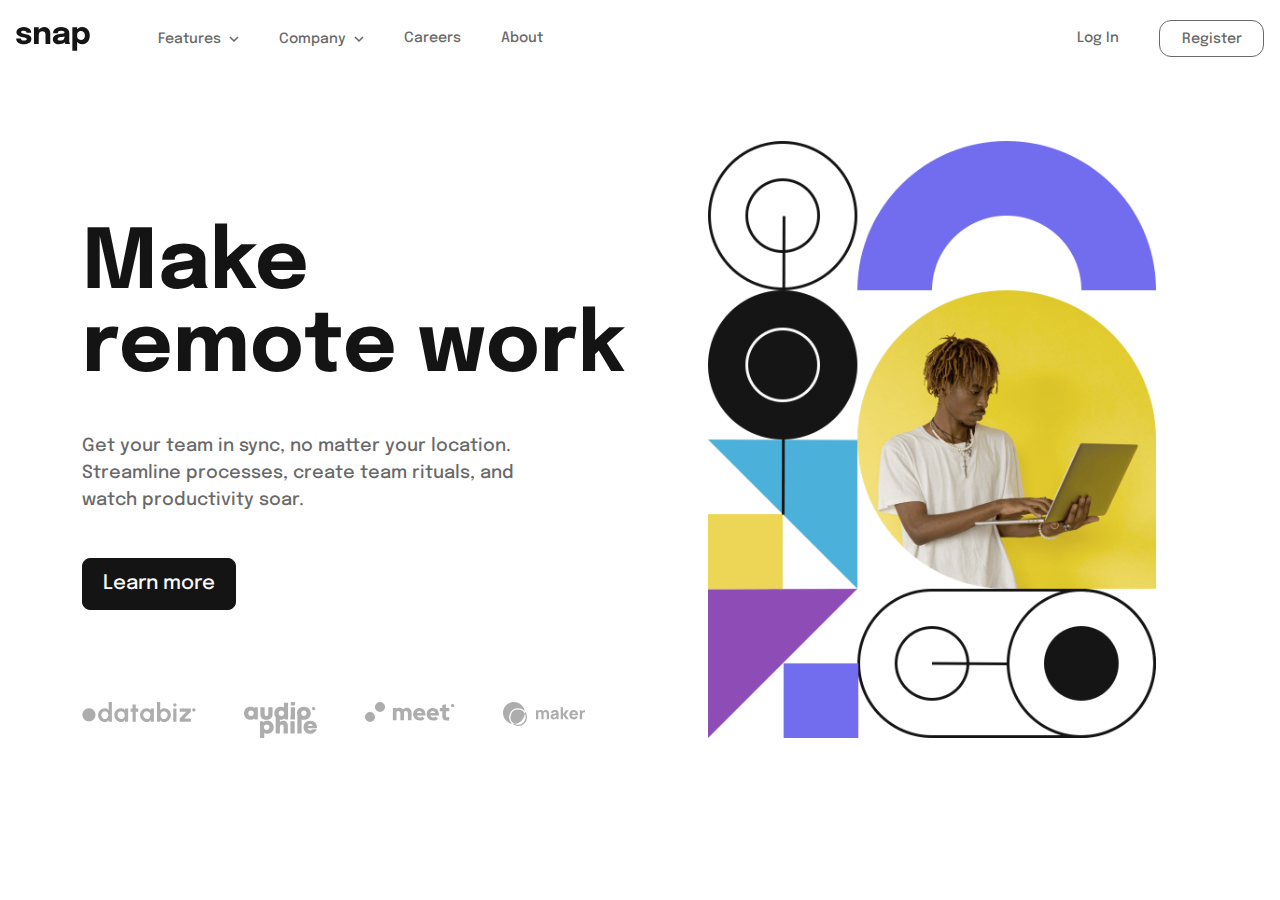
<file: index.html>
<!DOCTYPE html>
<html lang="en">

<head>
    <meta charset="UTF-8">
    <meta http-equiv="X-UA-Compatible" content="IE=edge">
    <meta name="viewport" content="width=device-width, initial-scale=1.0">
    <link rel="stylesheet" href="style.css">
    <title>Snap</title>
</head>

<body class="ff-body">

    <header class="main-header">
        <div class="header-container">
            <div class="navigation-bar | clr-grey fs-navigation d-flex">

                <a href="#" class="logo"><img src="images/logo.svg" alt="go to home page"></a>

                <button class="mobile-menu-trigger" aria-expanded="false" aria-controls="main-navigation">
                    <span class="visually-hidden">menu</span>
                </button>

                <nav id="main-navigation" class="d-flex">
                    <ul class="links-list | d-flex">
                        <li class="dropdown-menu">
                            <button class="dropdown-trigger | d-flex" aria-expanded="false"
                                aria-controls="features">
                                <span class="button-text">Features</span>
                                <img class="arrow-icon" src="images/icon-arrow-down.svg" alt="" aria-hidden="true">
                            </button>
                            <ul id="features" class="dropdown-list" data-visible="false">
                                <li>
                                    <a class="d-flex" href="#">
                                        <img src="images/icon-todo.svg" alt="" aria-hidden="true">
                                        Todo List</a>
                                </li>
                                <li>
                                    <a class="d-flex gap-400 align-items-center" href="#">
                                        <img src="images/icon-calendar.svg" alt="" aria-hidden="true">
                                        Calendar</a>
                                </li>
                                <li>
                                    <a class="d-flex gap-400 align-items-center" href="#">
                                        <img src="images/icon-reminders.svg" alt="" aria-hidden="true">
                                        Reminders</a>
                                </li>
                                <li>
                                    <a class="d-flex gap-400 align-items-center" href="#">
                                        <img src="images/icon-planning.svg" alt="" aria-hidden="true">
                                        Planning</a>
                                </li>
                            </ul>
                        </li>
                        <li class="dropdown-menu">
                            <button class="dropdown-trigger | d-flex" aria-expanded="false"
                                aria-controls="company">
                                <span class="button-text">Company</span>
                                <img class="arrow-icon" src="images/icon-arrow-down.svg" alt="" aria-hidden="true">
                            </button>
                            <ul id="company" class="dropdown-list" data-visible="false">
                                <li><a href="#">History</a></li>
                                <li><a href="#">Our Team</a></li>
                                <li><a href="#">Blog</a></li>
                            </ul>
                        </li>
                        <li><a href="#">Careers</a></li>
                        <li><a href="#">About</a></li>
                    </ul>
                    <ul class="nav-cta-btn links-list | d-flex">
                        <li><a href="#">Log In</a></li>
                        <li><a class="register-btn" href="#">Register</a></li>
                    </ul>
                </nav>
            </div>
        </div>
    </header>

    <main>
        <div class="container">
            <div class="grid-even-columns">
                <div class="main-picture">
                    <picture>
                        <source media="(min-width: 800px)" srcset="images/image-hero-desktop.png">
                        <img src="images/image-hero-mobile.png" alt="" aria-hidden="true">
                    </picture>
                </div>
                <div class="text-container text-position d-grid">
                    <section aria-labelledby="main-title" class="main-section">
                        <h1 id="main-title" class="ff-heading clr-black fs-heading">Make remote work</h1>
                        <p class="main-paragraph | clr-grey">Get your team in sync, no matter your location. Streamline
                            processes,
                            create team rituals, and watch productivity soar.
                        </p>
                        <button class="main-cta-btn | bg-clr-black clr-white fs-button">Learn more</button>
                    </section>
                    <div class="partners | d-flex" aria-label="business partners">
                        <figure>
                            <img src="images/client-databiz.svg" alt="">
                            <figcaption class="visually-hidden">databiz logo</figcaption>
                        </figure>
                        <figure>
                            <img src="images/client-audiophile.svg" alt="">
                            <figcaption class="visually-hidden">audiophile logo</figcaption>
                        </figure>
                        <figure>
                            <img src="images/client-meet.svg" alt="">
                            <figcaption class="visually-hidden">meet logo</figcaption>
                        </figure>
                        <figure>
                            <img src="images/client-maker.svg" alt="">
                            <figcaption class="visually-hidden">maker logo</figcaption>
                        </figure>
                    </div>
                </div>
            </div>
        </div>
    </main>


    <script src="script.js"></script>
</body>

</html>
</file>
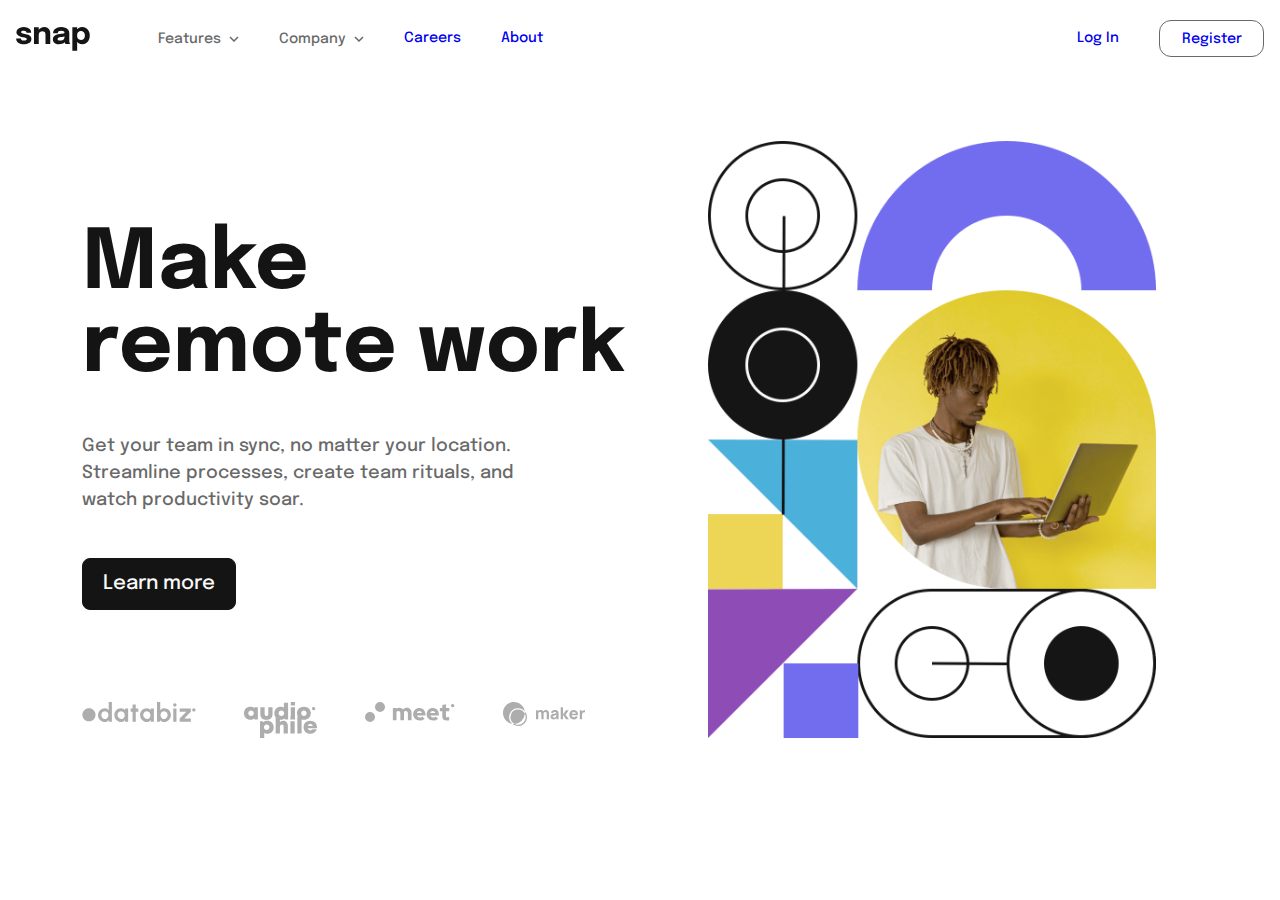
<file: intro-section-with-dropdown-navigation-main.html>
<!DOCTYPE html>
<html lang="en">

<head>
    <meta charset="UTF-8">
    <meta http-equiv="X-UA-Compatible" content="IE=edge">
    <meta name="viewport" content="width=device-width, initial-scale=1.0">
    <link rel="stylesheet" href="intro-section-with-dropdown-navigation-main1.css">
    <title>Snap</title>
</head>

<body class="ff-body">

    <header class="main-header">
        <div class="header-container">
            <div class="navigation-bar | clr-grey fs-navigation d-flex">

                <a href="#" class="logo"><img src="images/logo.svg" alt="go to home page"></a>

                <button class="mobile-menu-trigger" aria-expanded="false" aria-controls="main-navigation">
                    <span class="visually-hidden">menu</span>
                </button>

                <nav id="main-navigation" class="d-flex">
                    <ul class="links-list | d-flex">
                        <li class="dropdown-menu">
                            <button class="dropdown-trigger | d-flex" aria-expanded="false"
                                aria-controls="features">
                                <span class="button-text">Features</span>
                                <img class="arrow-icon" src="images/icon-arrow-down.svg" alt="" aria-hidden="true">
                            </button>
                            <ul id="features" class="dropdown-list" data-visible="false">
                                <li>
                                    <a class="d-flex" href="#">
                                        <img src="images/icon-todo.svg" alt="" aria-hidden="true">
                                        Todo List</a>
                                </li>
                                <li>
                                    <a class="d-flex gap-400 align-items-center" href="#">
                                        <img src="images/icon-calendar.svg" alt="" aria-hidden="true">
                                        Calendar</a>
                                </li>
                                <li>
                                    <a class="d-flex gap-400 align-items-center" href="#">
                                        <img src="images/icon-reminders.svg" alt="" aria-hidden="true">
                                        Reminders</a>
                                </li>
                                <li>
                                    <a class="d-flex gap-400 align-items-center" href="#">
                                        <img src="images/icon-planning.svg" alt="" aria-hidden="true">
                                        Planning</a>
                                </li>
                            </ul>
                        </li>
                        <li class="dropdown-menu">
                            <button class="dropdown-trigger | d-flex" aria-expanded="false"
                                aria-controls="company">
                                <span class="button-text">Company</span>
                                <img class="arrow-icon" src="images/icon-arrow-down.svg" alt="" aria-hidden="true">
                            </button>
                            <ul id="company" class="dropdown-list" data-visible="false">
                                <li><a href="#">History</a></li>
                                <li><a href="#">Our Team</a></li>
                                <li><a href="#">Blog</a></li>
                            </ul>
                        </li>
                        <li><a href="#">Careers</a></li>
                        <li><a href="#">About</a></li>
                    </ul>
                    <ul class="nav-cta-btn links-list | d-flex">
                        <li><a href="#">Log In</a></li>
                        <li><a class="register-btn" href="#">Register</a></li>
                    </ul>
                </nav>
            </div>
        </div>
    </header>

    <main>
        <div class="container">
            <div class="grid-even-columns">
                <div class="main-picture">
                    <picture>
                        <source media="(min-width: 800px)" srcset="images/image-hero-desktop.png">
                        <img src="images/image-hero-mobile.png" alt="" aria-hidden="true">
                    </picture>
                </div>
                <div class="text-container text-position d-grid">
                    <section aria-labelledby="main-title" class="main-section">
                        <h1 id="main-title" class="ff-heading clr-black fs-heading">Make remote work</h1>
                        <p class="main-paragraph | clr-grey">Get your team in sync, no matter your location. Streamline
                            processes,
                            create team rituals, and watch productivity soar.
                        </p>
                        <button class="main-cta-btn | bg-clr-black clr-white fs-button">Learn more</button>
                    </section>
                    <div class="partners | d-flex" aria-label="business partners">
                        <figure>
                            <img src="images/client-databiz.svg" alt="">
                            <figcaption class="visually-hidden">databiz logo</figcaption>
                        </figure>
                        <figure>
                            <img src="images/client-audiophile.svg" alt="">
                            <figcaption class="visually-hidden">audiophile logo</figcaption>
                        </figure>
                        <figure>
                            <img src="images/client-meet.svg" alt="">
                            <figcaption class="visually-hidden">meet logo</figcaption>
                        </figure>
                        <figure>
                            <img src="images/client-maker.svg" alt="">
                            <figcaption class="visually-hidden">maker logo</figcaption>
                        </figure>
                    </div>
                </div>
            </div>
        </div>
    </main>


    <script src="intro-section-with-dropdown-navigation-main.js"></script>
</body>

</html>
</file>
<file: style.css>
@font-face {
    font-family: "epilogue-medium";
    src: url("fonts/Epilogue-Medium.ttf");
}
@font-face {
    font-family: "epilogue-bold";
    src: url("fonts/Epilogue-Bold.ttf");
}

:root {

    --clr-white: hsl(0, 0%, 98%);
    --clr-grey: hsl(0, 0%, 41%);
    --clr-black: hsl(0, 0%, 8%);

    --ff-body: "epilogue-medium";
    --ff-heading: "epilogue-bold";

    --fs-900: 5.15rem;
    --fs-800: 4.4rem;
    --fs-760: 3.5rem;
    --fs-720: 3rem;
    --fs-700: 2.25rem;
    --fs-500: 1.25rem;
    --fs-400: 0.888rem;

}

/*-----------utility-classes-----------*/

.clr-white { color: var(--clr-white);}
.clr-grey { color: var(--clr-grey);}
.clr-black { color: var(--clr-black);}
.bg-clr-black { background-color: var(--clr-black);}

.ff-body { font-family: var(--ff-body);}
.ff-heading { font-family: var(--ff-heading);}

.fs-heading { font-size: var(--fs-700);}
.fs-button { font-size: var(--fs-500);}
.fs-navigation { font-size: var(--fs-400);}

@media (min-width: 600px) {
    .fs-heading { font-size: var(--fs-800);}
}

@media (min-width: 800px) {
    .fs-heading { font-size: var(--fs-720);}
}

@media (min-width: 850px) {
    .fs-heading { font-size: var(--fs-760);}
}

@media (min-width: 1005px) {
    .fs-heading { font-size: var(--fs-800);}
}

@media (min-width: 1150px) {
    .fs-heading { font-size: var(--fs-900);}
}

/*-------------reset---------------*/

*,
*::before,
*::after {
    box-sizing: border-box;
}

* {
    padding: 0;
    margin: 0;
    font: inherit;
}

ul[role="list"],
ol[role="list"],
li {
    list-style: none;
}

img,
picture {
    max-width: 100%;
    display: block;
}

html,
body {
    min-height: 100%;
    scroll-behavior: smooth;
    overflow-wrap: break-word;
}

body {
    font-size: 18px;
    line-height: 1.5;
    margin-bottom: 6em;
    overflow-x: hidden;
}

a {
    text-decoration: none;
}

a:visited {
    color: inherit;
}

button {
    background: transparent;
    color: inherit;
    border: none;
    cursor: pointer;
    line-height: 1;
}

button >* {
    pointer-events: none;
}

:focus {
    outline: 0;
}

/*-----------general----------------*/

.visually-hidden {
    clip: rect(0 0 0 0); 
    clip-path: inset(50%);
    height: 1px;
    overflow: hidden;
    position: absolute;
    white-space: nowrap; 
    width: 1px;
}

.text-position {
    text-align: center;
}

@media (min-width: 800px) {
    .text-position {
        text-align: start;
    }
}

.header-container {
    --max-width: 1300px;
    --padding: 1rem;

    width: min(var(--max-width), calc(100% - var(--padding)*2));
    margin-inline: auto;
}

.d-flex {
    display: flex;
    gap: var(--gap, 1rem);
}

.d-grid {
    display: grid;
    gap: var(--gap,1rem);
}

@media (min-width: 800px) {
    .grid-even-columns {
        display: grid;
        gap: 2rem;
        grid-template-columns: repeat(2, 1fr);
    }

    .text-container {
        grid-row-start: 1;
        align-self: end;
        justify-self: center;
    }

    .main-picture {
        grid-column-start: 2;
        max-width: 28rem;
        justify-self: center;
        margin-right: 1.5rem;
    }
}

@media(min-width: 990px) {
    .grid-even-columns {
        gap: 1rem;
    }
}

@media (min-width: 1350px) {
    .main-picture {
        justify-self: end;
    }
}

/*-------------header--------------*/

.main-header {
    margin-top: 1.5em;
    margin-bottom: 5em;
}

.logo:focus {
    box-shadow: 0 2px 0 0 #000;
}

.mobile-menu-trigger {
    position: absolute;
    right: 0;
    z-index: 99;
    width: 2.5rem;
    aspect-ratio: 1;
    margin-right: 1rem;
    background-image: url("images/icon-menu.svg");
    background-repeat: no-repeat;
    background-position: center;
    transform: rotateY(0);
    transition: 
    background-image 300ms ease-in-out,
    transform 300ms ease-in-out;
}

.mobile-menu-trigger[aria-expanded="true"] {
    position: fixed;
    transform: rotateY(180deg);
    background-image: url("images/icon-close-menu.svg");
}

@media (min-width: 50em) {
    .mobile-menu-trigger {
        display: none;
    }
}

.navigation-bar {
    --gap: 4.25rem;
    justify-content: space-between;
    align-items: center;
}

@media (min-width: 50em) {
    .navigation-bar {
        justify-content: flex-start;
    }
}

.navigation-bar a {
    color: var(--clr-grey);
}

/*--------------main-navigation--------------*/

#main-navigation a:is(:hover, :focus),
#main-navigation button:is(:hover, :focus) {
    color: var(--clr-black);
    font-weight: 900;
}

@media (max-width: 799px) {
    #main-navigation {
        --gap: 2rem;
        flex-direction: column;
        position: fixed;
        top: 0;
        right: 0;
        bottom: 0;
        left: 30%;
        background-color: white;
        padding: 7em 2em;
        transform: translateX(100%);
        transition: transform 300ms ease-out;
    }
}

.slide-in {
    transform: translateX(0%) !important;
    box-shadow: 0 0 10px 100vmax rgba(0, 0, 0, 0.322);
}

@media (min-width: 50em) {
    #main-navigation {
        width: 100%;
        justify-content: space-between;
        --gap: 1rem;
    }
}

.links-list {
    --gap: 1.5rem;
    flex-direction: column;
    align-items: start;
}

@media (min-width: 800px) {
    .links-list {
        flex-direction: row;
        --gap: 2.5rem;
        align-items: center;
    }
}

.dropdown-trigger {
    --gap: .5rem;
    align-items: center;
}

.dropdown-trigger[aria-expanded="true"] .arrow-icon {
    transform: rotate(180deg);
    transition: transform 300ms ease-in-out;
}

@media (max-width: 799px) {
    .dropdown-menu{
        display: flex;
        flex-direction: column;
        gap: 1.5rem;
    }
}

.dropdown-list {
    --gap: 1rem;
    padding: 0 1.5em;
}

@media (max-width: 799px) {
    .dropdown-list {
        display: none;
    }
    
    .dropdown-list[data-visible="true"] {
        display: block;
    }
}

.dropdown-list a {
    align-items: center;
}

.dropdown-list >*:not(:last-child) {
    margin-bottom: .5rem;
}

@media (min-width: 50em) {
    .dropdown-menu {
        position: relative;
    }

    .dropdown-list {
        position: absolute;
        top: 230%;
        box-shadow: 0 10px 20px 5px rgba(0, 0, 0, 0.151);
        padding: 1.5em;
        background-color: white;
        border-radius: .5rem;
    }

    .dropdown-list[data-visible="true"] {
        animation-name: fade-in;
        animation-duration: 100ms;
        animation-fill-mode: forwards;
    }

    .dropdown-list[data-visible="pending"] {
        animation-name: fade-out;
        animation-duration: 100ms;
        animation-fill-mode: forwards;
    }

    .dropdown-list[data-visible="false"] {
        display: none;
    }

    @keyframes fade-in {
        from {transform: scale(0.9);}
        to {transform: scale(1);}
    }
    @keyframes fade-out {
        from {transform: scale(1);}
        to {transform: scale(0.9);}
    }

    #features {
        width: 9rem;
        right: 0;
    }

    #company {
        width: 7rem;
        left: 0;
    }
}

@media (max-width: 799px) {
    .nav-cta-btn li {
        width: 100%;
    }
    .nav-cta-btn a {
        display: block;
        text-align: center;
        width: 100%;
    }
}

.register-btn {
    padding: .75em 1.5em;
    border: 1px solid var(--clr-grey);
    border-radius: .75rem;
    transition: all 300ms ease-in-out;
}

.register-btn:is(:focus, :hover) {
    border-color: var(--clr-black);
    color: black;
    font-weight: 900;
}

/*----------------main-----------------*/

@media(min-width: 800px) {
    .container {
        --max-width: 1200px;
        --padding: .5rem;
    
        width: min(var(--max-width), calc(100% - var(--padding)*2));
        margin-inline: auto;
    }
}

@media(max-width: 799px) {
    .text-container {
        --gap: 3rem;

        --max-width: 500px;
        --padding: .75rem;
    
        width: min(var(--max-width), calc(100% - var(--padding)*2));
        margin: 4em auto;
    }
}

@media(min-width: 800px) {
    .text-container {
        --gap: 3.75rem;

        --max-width: 550px;
        --padding: .5rem;
    
        width: min(var(--max-width), calc(100% - var(--padding)*2));
        margin-left: auto;
    }
}

@media(min-width: 850px) {
    .text-container {
        --gap: 5.75rem;
    }
}


.main-section >*:not(:last-child) {
    margin-bottom: 1.75rem;
}

.partners {
    --gap: 1.5rem;
    justify-content: center;
}

@media (min-width: 800px) {
    .partners {
        justify-content: start;
    }
}

@media (min-width: 900px) {
    .main-section >*:not(:last-child) {
        margin-bottom: 2.75rem;
    }
    
    .partners {
        --gap: 3rem;
    }
}

#main-title {
    line-height: 1;
}

.main-paragraph {
    max-width: 30rem;
}

.main-cta-btn {
    width: fit-content;
    border-radius: .5rem;
    padding: .75em 1em;
    transition: all 300ms ease-in-out;
    border: 1px solid var(--clr-black);
}

.main-cta-btn:is(:hover, :focus) {
    background-color: var(--clr-white);
    color: var(--clr-black);
}

.main-picture img {
    margin-inline: auto;
}
</file>
<file: intro-section-with-dropdown-navigation-main1.css>
@font-face {
    font-family: "epilogue-medium";
    src: url("fonts/Epilogue-Medium.ttf");
}
@font-face {
    font-family: "epilogue-bold";
    src: url("fonts/Epilogue-Bold.ttf");
}

:root {

    --clr-white: hsl(0, 0%, 98%);
    --clr-grey: hsl(0, 0%, 41%);
    --clr-black: hsl(0, 0%, 8%);

    --ff-body: "epilogue-medium";
    --ff-heading: "epilogue-bold";

    --fs-900: 5.15rem;
    --fs-800: 4.4rem;
    --fs-760: 3.5rem;
    --fs-720: 3rem;
    --fs-700: 2.25rem;
    --fs-500: 1.25rem;
    --fs-400: 0.888rem;

}

/*-----------utility-classes-----------*/

.clr-white { color: var(--clr-white);}
.clr-grey { color: var(--clr-grey);}
.clr-black { color: var(--clr-black);}
.bg-clr-black { background-color: var(--clr-black);}

.ff-body { font-family: var(--ff-body);}
.ff-heading { font-family: var(--ff-heading);}

.fs-heading { font-size: var(--fs-700);}
.fs-button { font-size: var(--fs-500);}
.fs-navigation { font-size: var(--fs-400);}

@media (min-width: 600px) {
    .fs-heading { font-size: var(--fs-800);}
}

@media (min-width: 800px) {
    .fs-heading { font-size: var(--fs-720);}
}

@media (min-width: 850px) {
    .fs-heading { font-size: var(--fs-760);}
}

@media (min-width: 1005px) {
    .fs-heading { font-size: var(--fs-800);}
}

@media (min-width: 1150px) {
    .fs-heading { font-size: var(--fs-900);}
}

/*-------------reset---------------*/

*,
*::before,
*::after {
    box-sizing: border-box;
}

* {
    padding: 0;
    margin: 0;
    font: inherit;
}

ul[role="list"],
ol[role="list"],
li {
    list-style: none;
}

img,
picture {
    max-width: 100%;
    display: block;
}

html,
body {
    min-height: 100%;
    scroll-behavior: smooth;
    overflow-wrap: break-word;
}

body {
    font-size: 18px;
    line-height: 1.5;
    margin-bottom: 6em;
    overflow-x: hidden;
}

a {
    text-decoration: none;
}

a:visited {
    color: inherit;
}

button {
    background: transparent;
    color: inherit;
    border: none;
    cursor: pointer;
    line-height: 1;
}

button >* {
    pointer-events: none;
}

:focus {
    outline: 0;
}

/*-----------general----------------*/

.visually-hidden {
    clip: rect(0 0 0 0); 
    clip-path: inset(50%);
    height: 1px;
    overflow: hidden;
    position: absolute;
    white-space: nowrap; 
    width: 1px;
}

.text-position {
    text-align: center;
}

@media (min-width: 800px) {
    .text-position {
        text-align: start;
    }
}

.header-container {
    --max-width: 1300px;
    --padding: 1rem;

    width: min(var(--max-width), calc(100% - var(--padding)*2));
    margin-inline: auto;
}

.d-flex {
    display: flex;
    gap: var(--gap, 1rem);
}

.d-grid {
    display: grid;
    gap: var(--gap,1rem);
}

@media (min-width: 800px) {
    .grid-even-columns {
        display: grid;
        gap: 2rem;
        grid-template-columns: repeat(2, 1fr);
    }

    .text-container {
        grid-row-start: 1;
        align-self: end;
        justify-self: center;
    }

    .main-picture {
        grid-column-start: 2;
        max-width: 28rem;
        justify-self: center;
        margin-right: 1.5rem;
    }
}

@media(min-width: 990px) {
    .grid-even-columns {
        gap: 1rem;
    }
}

@media (min-width: 1350px) {
    .main-picture {
        justify-self: end;
    }
}

/*-------------header--------------*/

.main-header {
    margin-top: 1.5em;
    margin-bottom: 5em;
}

.logo:focus {
    box-shadow: 0 2px 0 0 #000;
}

.mobile-menu-trigger {
    position: absolute;
    right: 0;
    z-index: 99;
    width: 2.5rem;
    aspect-ratio: 1;
    margin-right: 1rem;
    background-image: url("images/icon-menu.svg");
    background-repeat: no-repeat;
    background-position: center;
    transform: rotateY(0);
    transition: 
    background-image 300ms ease-in-out,
    transform 300ms ease-in-out;
}

.mobile-menu-trigger[aria-expanded="true"] {
    position: fixed;
    transform: rotateY(180deg);
    background-image: url("images/icon-close-menu.svg");
}

@media (min-width: 50em) {
    .mobile-menu-trigger {
        display: none;
    }
}

.navigation-bar {
    --gap: 4.25rem;
    justify-content: space-between;
    align-items: center;
}

@media (min-width: 50em) {
    .navigation-bar {
        justify-content: flex-start;
    }
}

/*--------------main-navigation--------------*/

#main-navigation a:is(:hover, :focus),
#main-navigation button:is(:hover, :focus) {
    color: var(--clr-black);
    font-weight: 900;
}

@media (max-width: 799px) {
    #main-navigation {
        --gap: 2rem;
        flex-direction: column;
        position: fixed;
        top: 0;
        right: 0;
        bottom: 0;
        left: 30%;
        background-color: white;
        padding: 7em 2em;
        transform: translateX(100%);
        transition: transform 300ms ease-out;
    }
}

.slide-in {
    transform: translateX(0%) !important;
    box-shadow: 0 0 10px 100vmax rgba(0, 0, 0, 0.322);
}

@media (min-width: 50em) {
    #main-navigation {
        width: 100%;
        justify-content: space-between;
        --gap: 1rem;
    }
}

.links-list {
    --gap: 1.5rem;
    flex-direction: column;
    align-items: start;
}

@media (min-width: 800px) {
    .links-list {
        flex-direction: row;
        --gap: 2.5rem;
        align-items: center;
    }
}

.dropdown-trigger {
    --gap: .5rem;
    align-items: center;
}

.dropdown-trigger[aria-expanded="true"] .arrow-icon {
    transform: rotate(180deg);
    transition: transform 300ms ease-in-out;
}

@media (max-width: 799px) {
    .dropdown-menu{
        display: flex;
        flex-direction: column;
        gap: 1.5rem;
    }
}

.dropdown-list {
    --gap: 1rem;
    padding: 0 1.5em;
}

@media (max-width: 799px) {
    .dropdown-list {
        display: none;
    }
    
    .dropdown-list[data-visible="true"] {
        display: block;
    }
}

.dropdown-list a {
    align-items: center;
}

.dropdown-list >*:not(:last-child) {
    margin-bottom: .5rem;
}

@media (min-width: 50em) {
    .dropdown-menu {
        position: relative;
    }

    .dropdown-list {
        position: absolute;
        top: 230%;
        box-shadow: 0 10px 20px 5px rgba(0, 0, 0, 0.151);
        padding: 1.5em;
        background-color: white;
        border-radius: .5rem;
    }

    .dropdown-list[data-visible="true"] {
        animation-name: fade-in;
        animation-duration: 100ms;
        animation-fill-mode: forwards;
    }

    .dropdown-list[data-visible="pending"] {
        animation-name: fade-out;
        animation-duration: 100ms;
        animation-fill-mode: forwards;
    }

    .dropdown-list[data-visible="false"] {
        display: none;
    }

    @keyframes fade-in {
        from {transform: scale(0.9);}
        to {transform: scale(1);}
    }
    @keyframes fade-out {
        from {transform: scale(1);}
        to {transform: scale(0.9);}
    }

    #features {
        width: 9rem;
        right: 0;
    }

    #company {
        width: 7rem;
        left: 0;
    }
}

@media (max-width: 799px) {
    .nav-cta-btn li {
        width: 100%;
    }
    .nav-cta-btn a {
        display: block;
        text-align: center;
        width: 100%;
    }
}

.register-btn {
    padding: .75em 1.5em;
    border: 1px solid var(--clr-grey);
    border-radius: .75rem;
    transition: all 300ms ease-in-out;
}

.register-btn:is(:focus, :hover) {
    border-color: var(--clr-black);
    color: black;
    font-weight: 900;
}

/*----------------main-----------------*/

@media(min-width: 800px) {
    .container {
        --max-width: 1200px;
        --padding: .5rem;
    
        width: min(var(--max-width), calc(100% - var(--padding)*2));
        margin-inline: auto;
    }
}

@media(max-width: 799px) {
    .text-container {
        --gap: 3rem;

        --max-width: 500px;
        --padding: .75rem;
    
        width: min(var(--max-width), calc(100% - var(--padding)*2));
        margin: 4em auto;
    }
}

@media(min-width: 800px) {
    .text-container {
        --gap: 3.75rem;

        --max-width: 550px;
        --padding: .5rem;
    
        width: min(var(--max-width), calc(100% - var(--padding)*2));
        margin-left: auto;
    }
}

@media(min-width: 850px) {
    .text-container {
        --gap: 5.75rem;
    }
}


.main-section >*:not(:last-child) {
    margin-bottom: 1.75rem;
}

.partners {
    --gap: 1.5rem;
    justify-content: center;
}

@media (min-width: 800px) {
    .partners {
        justify-content: start;
    }
}

@media (min-width: 900px) {
    .main-section >*:not(:last-child) {
        margin-bottom: 2.75rem;
    }
    
    .partners {
        --gap: 3rem;
    }
}

#main-title {
    line-height: 1;
}

.main-paragraph {
    max-width: 30rem;
}

.main-cta-btn {
    width: fit-content;
    border-radius: .5rem;
    padding: .75em 1em;
    transition: all 300ms ease-in-out;
    border: 1px solid var(--clr-black);
}

.main-cta-btn:is(:hover, :focus) {
    background-color: var(--clr-white);
    color: var(--clr-black);
}

.main-picture img {
    margin-inline: auto;
}
</file>
